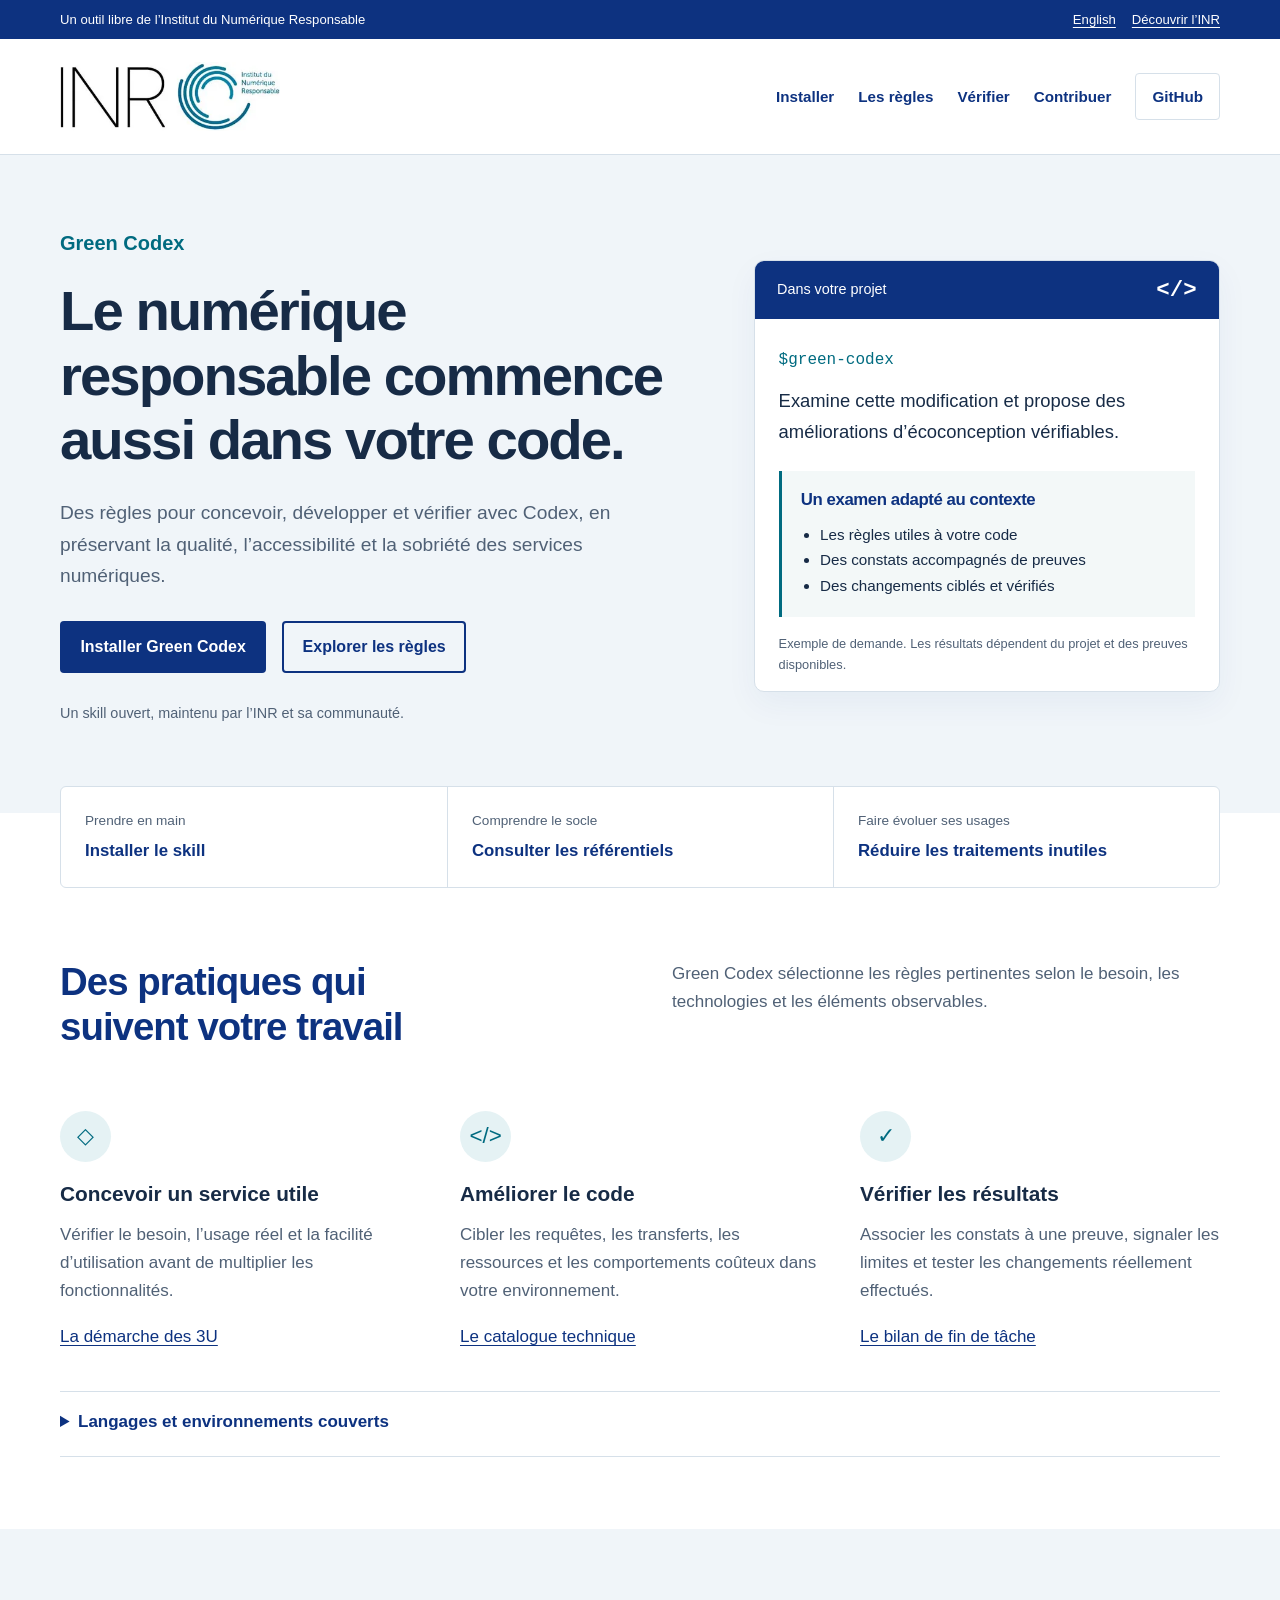
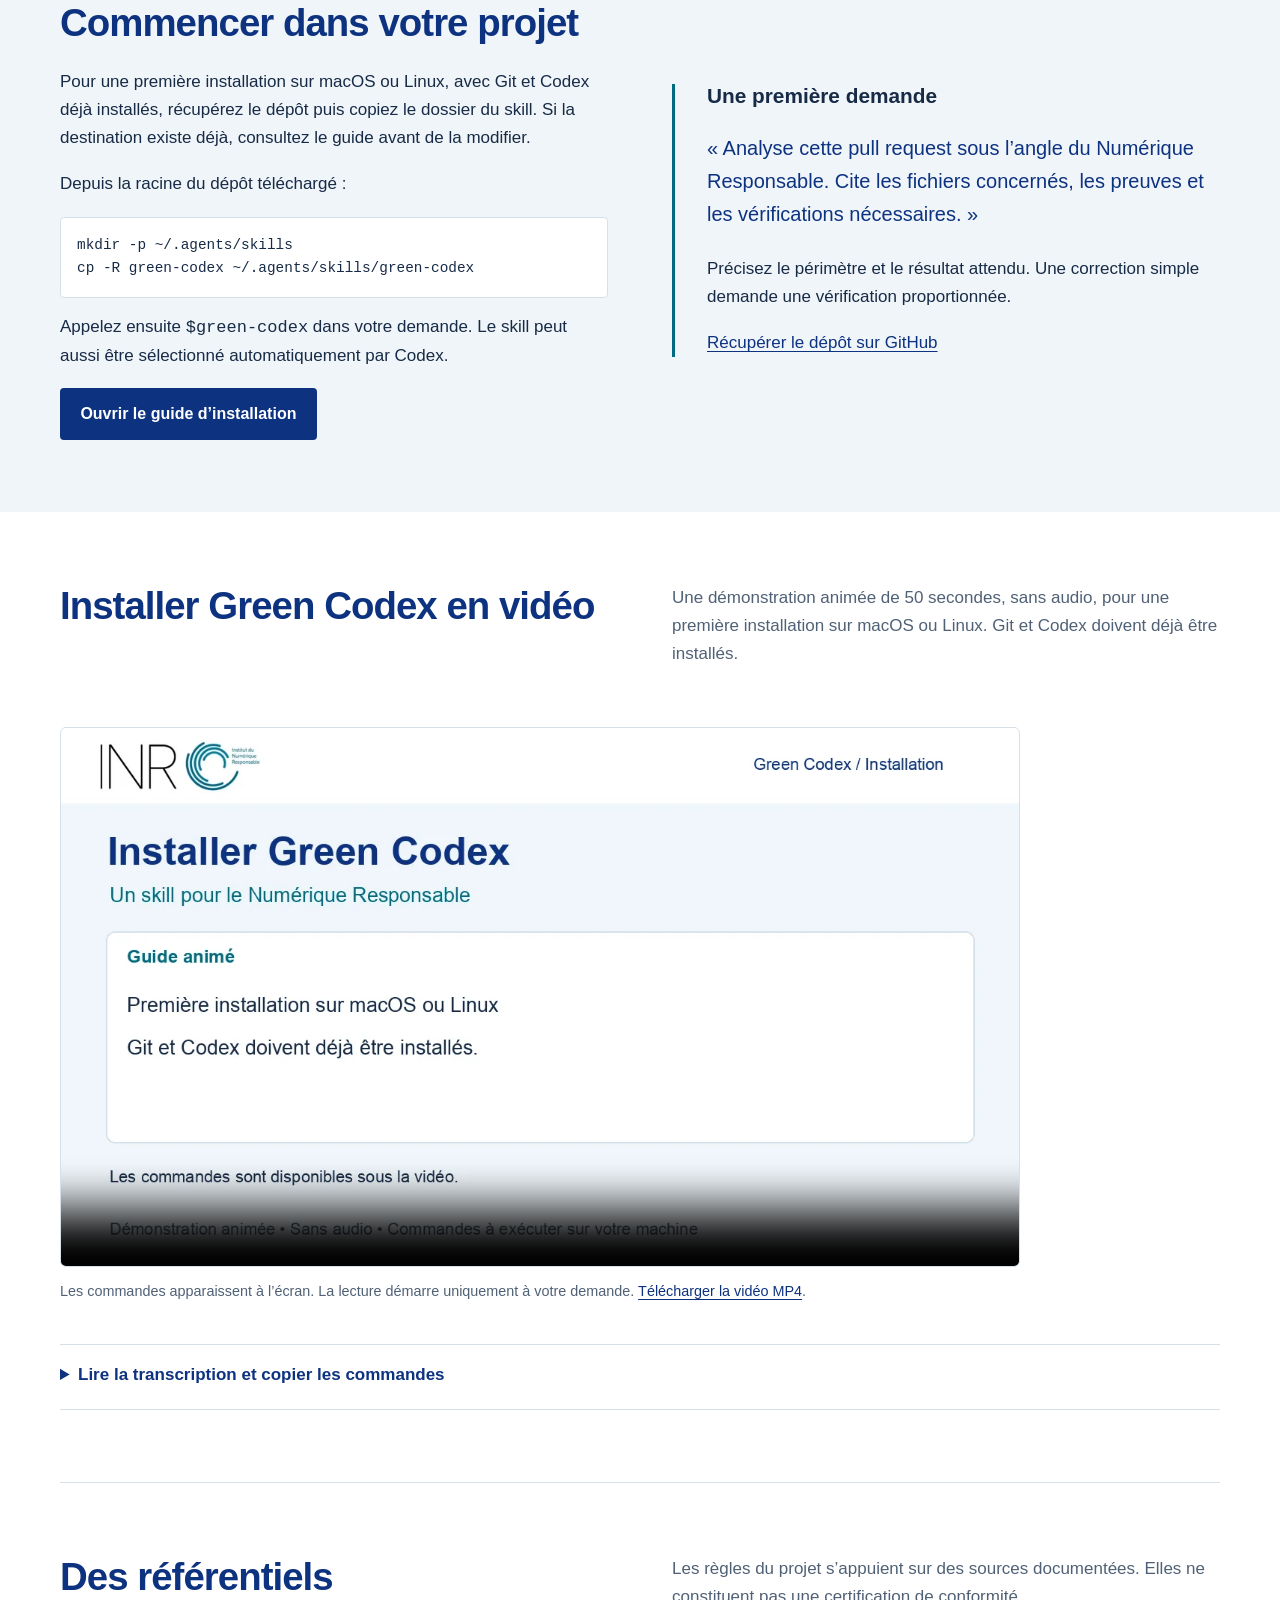
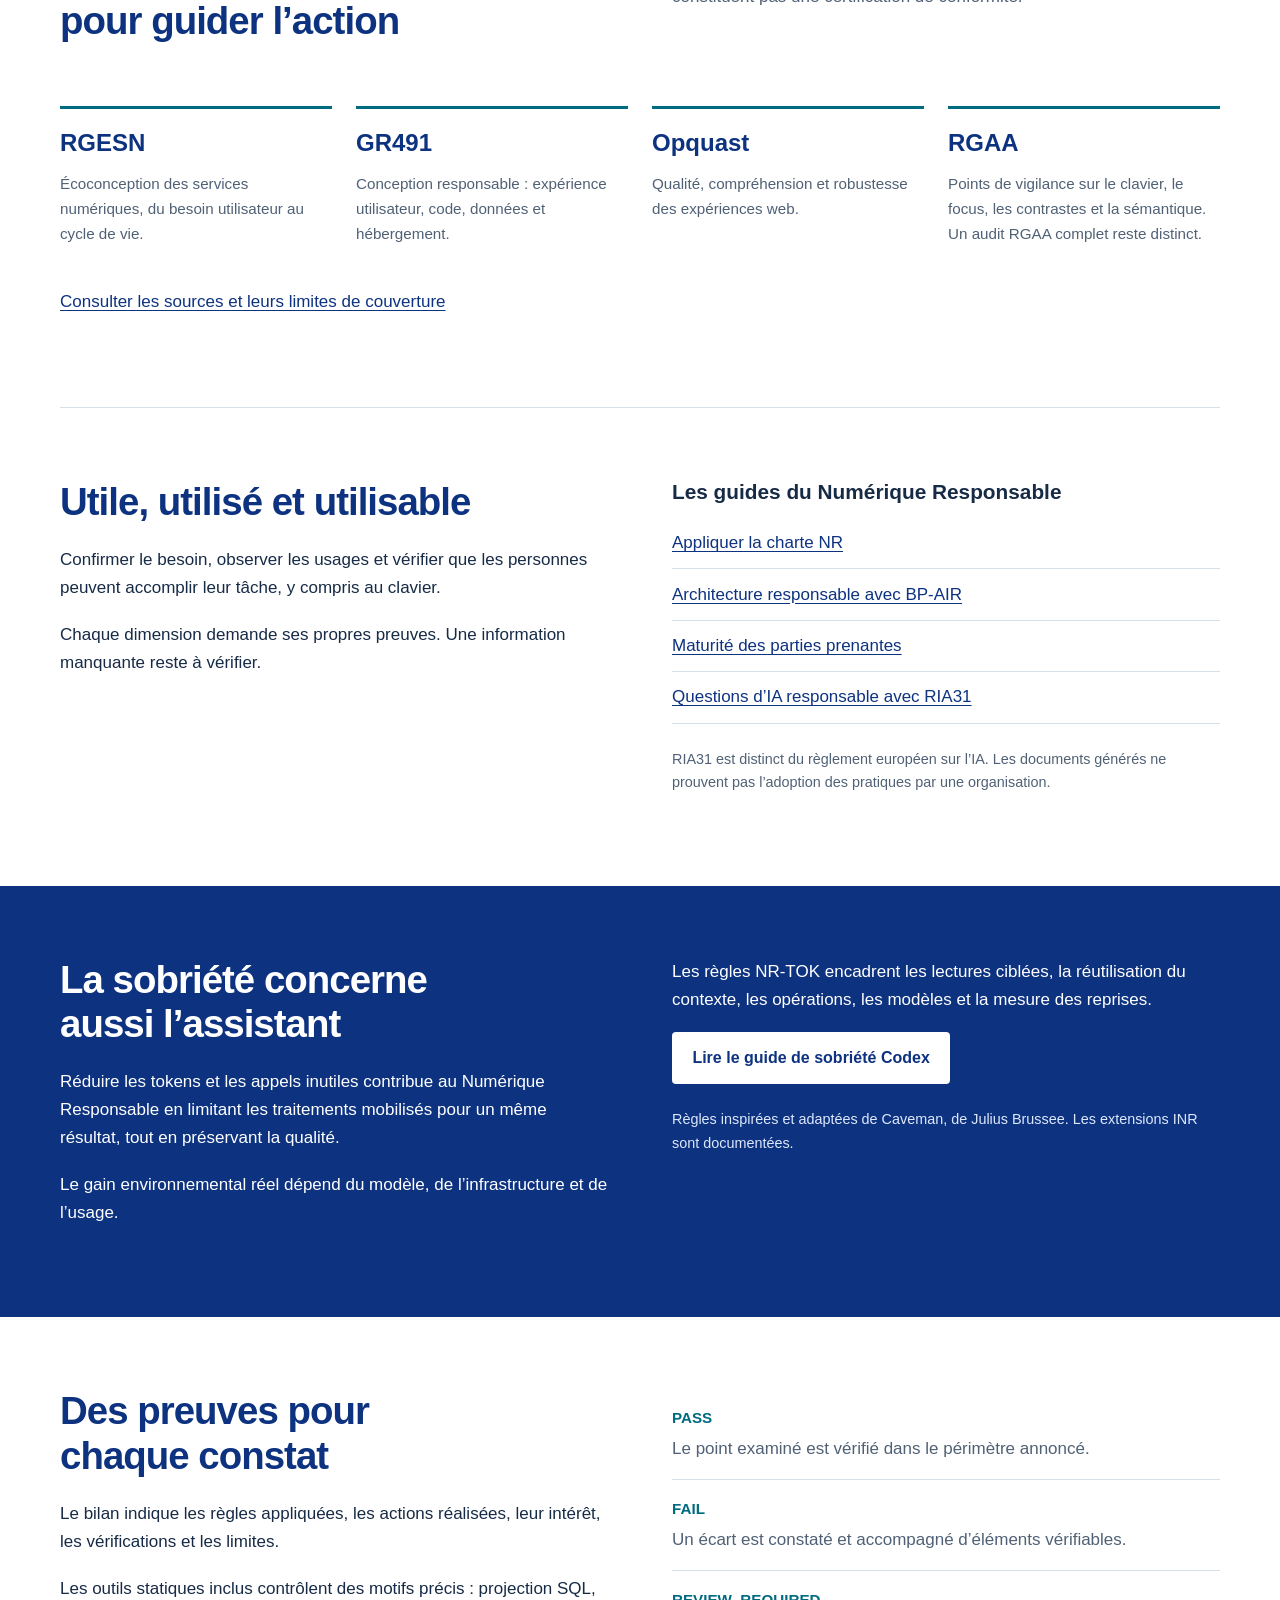
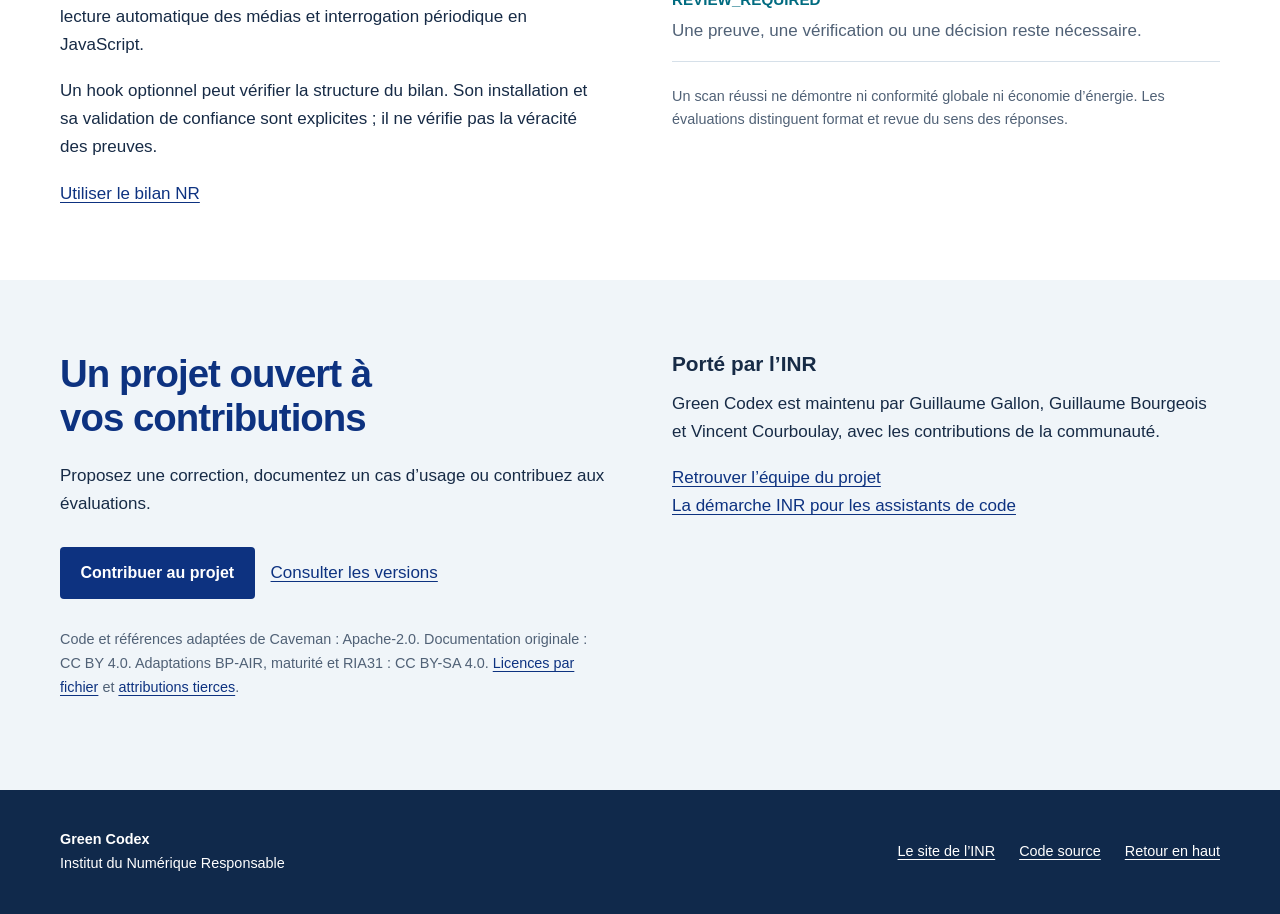
<file: docs/index.html>
<!doctype html>
<html lang="fr">
<head>
  <meta charset="utf-8">
  <meta name="viewport" content="width=device-width, initial-scale=1">
  <title>Green Codex | Développer avec le Numérique Responsable</title>
  <meta name="description" content="Des règles de Numérique Responsable pour concevoir, coder et vérifier avec Codex. Un outil libre de l’Institut du Numérique Responsable.">
  <meta name="keywords" content="Green IT, eco-design, software sustainability, RGESN, GR491, Opquast, RGAA, sustainable development, responsible digital, numerique responsable, accessibility, AI assistant, Codex">
  <meta name="author" content="Institut du Numérique Responsable (INR)">
  <meta name="robots" content="index,follow">
  <link rel="canonical" href="https://institut-du-numerique-responsable.github.io/green-codex/">
  <link rel="alternate" hreflang="fr" href="https://institut-du-numerique-responsable.github.io/green-codex/">
  <link rel="alternate" hreflang="en" href="https://institut-du-numerique-responsable.github.io/green-codex/en/">
  <link rel="alternate" hreflang="x-default" href="https://institut-du-numerique-responsable.github.io/green-codex/">
  <link rel="icon" type="image/svg+xml" href="favicon.svg">
  <link rel="alternate icon" type="image/svg+xml" href="favicon.svg">
  <link rel="manifest" href="manifest.json">
  <meta name="theme-color" content="#0d3280">
  <meta name="application-name" content="Green Codex">
  <meta name="apple-mobile-web-app-capable" content="yes">
  <meta name="apple-mobile-web-app-status-bar-style" content="default">
  <meta name="apple-mobile-web-app-title" content="Green Codex">
  <link rel="apple-touch-icon" href="favicon.svg">
  <meta property="og:title" content="Green Codex | Développer avec le Numérique Responsable">
  <meta property="og:description" content="Écoconception, sobriété des tokens et vérification des pratiques de développement.">
  <meta property="og:type" content="website">
  <meta property="og:url" content="https://institut-du-numerique-responsable.github.io/green-codex/">
  <meta property="og:image" content="https://institut-du-numerique-responsable.github.io/green-codex/images/og-image.svg">
  <meta property="og:image:alt" content="Green Codex : le Numérique Responsable dans votre code">
  <meta property="og:image:width" content="1200">
  <meta property="og:image:height" content="630">
  <meta property="og:image:type" content="image/svg+xml">
  <meta name="twitter:card" content="summary_large_image">
  <meta name="twitter:site" content="@INR_NumResponsable">
  <meta name="twitter:title" content="Green Codex | Institut du Numérique Responsable">
  <meta name="twitter:description" content="Appliquer des règles de Numérique Responsable dans votre travail avec Codex.">
  <script type="application/ld+json">
  {
    "@context": "https://schema.org",
    "@type": "SoftwareApplication",
    "name": "Green Codex",
    "description": "A Codex skill for applying Green IT and responsible digital practices in software development and auditing.",
    "url": "https://institut-du-numerique-responsable.github.io/green-codex/",
    "applicationCategory": "DeveloperTool",
    "operatingSystem": "All",
    "license": "https://github.com/Institut-du-Numerique-Responsable/green-codex/blob/main/LICENSE",
    "keywords": ["Green IT", "eco-design", "RGESN", "GR491", "Opquast", "RGAA", "sustainable software", "responsible AI", "digital sobriety", "green coding"],
    "author": {
      "@type": "Organization",
      "name": "Institut du Numérique Responsable",
      "url": "https://institutnr.org/"
    },
    "sameAs": [
      "https://github.com/Institut-du-Numerique-Responsable/green-codex",
      "https://institutnr.org/"
    ]
  }
  </script>
  <link rel="stylesheet" href="styles.css">
</head>
<body>
<a class="skip-link" href="#content">Aller au contenu</a>
<div class="institution-bar"><div class="wrap"><span>Un outil libre de l’Institut du Numérique Responsable</span><span class="bar-links"><a href="en/" hreflang="en" lang="en">English</a><a href="https://institutnr.org/">Découvrir l’INR</a></span></div></div>
<header class="site-header">
  <div class="wrap header-inner">
    <a class="brand" href="https://institutnr.org/" aria-label="Institut du Numérique Responsable, site officiel"><img src="images/inr-logo.webp" width="360" height="114" alt="Institut du Numérique Responsable"></a>
    <nav aria-label="Navigation principale"><a href="#use">Installer</a><a href="#rules">Les règles</a><a href="#nr-summary">Vérifier</a><a href="#license">Contribuer</a><a class="nav-repo" href="https://github.com/Institut-du-Numerique-Responsable/green-codex">GitHub</a></nav>
  </div>
</header>
<main id="content" tabindex="-1">
  <section class="hero" aria-labelledby="hero-title">
    <div class="wrap hero-grid">
      <div class="hero-copy">
        <p class="project-name">Green Codex</p>
        <h1 id="hero-title">Le numérique responsable commence aussi dans votre code.</h1>
        <p class="lead">Des règles pour concevoir, développer et vérifier avec Codex, en préservant la qualité, l’accessibilité et la sobriété des services numériques.</p>
        <div class="actions"><a class="button primary" href="#use">Installer Green Codex</a><a class="button secondary" href="#rules">Explorer les règles</a></div>
        <p class="hero-note">Un skill ouvert, maintenu par l’INR et sa communauté.</p>
      </div>
      <aside class="example" aria-label="Exemple d’utilisation de Green Codex">
        <div class="example-top"><span>Dans votre projet</span><span class="code-mark" aria-hidden="true">&lt;/&gt;</span></div>
        <p class="prompt"><code>$green-codex</code><br>Examine cette modification et propose des améliorations d’écoconception vérifiables.</p>
        <div class="example-result"><h2>Un examen adapté au contexte</h2><ul><li>Les règles utiles à votre code</li><li>Des constats accompagnés de preuves</li><li>Des changements ciblés et vérifiés</li></ul></div>
        <p class="example-caption">Exemple de demande. Les résultats dépendent du projet et des preuves disponibles.</p>
      </aside>
    </div>
  </section>
  <nav class="journeys wrap" aria-label="Accès rapides">
    <a href="#use"><span>Prendre en main</span><strong>Installer le skill</strong></a>
    <a href="#coverage"><span>Comprendre le socle</span><strong>Consulter les référentiels</strong></a>
    <a href="#tokens"><span>Faire évoluer ses usages</span><strong>Réduire les traitements inutiles</strong></a>
  </nav>
  <section class="section wrap" aria-labelledby="rules">
    <div class="section-heading"><h2 id="rules">Des pratiques qui suivent votre travail</h2><p>Green Codex sélectionne les règles pertinentes selon le besoin, les technologies et les éléments observables.</p></div>
    <div class="practice-grid">
      <article><span class="practice-icon" aria-hidden="true">◇</span><h3>Concevoir un service utile</h3><p>Vérifier le besoin, l’usage réel et la facilité d’utilisation avant de multiplier les fonctionnalités.</p><a href="#three-u">La démarche des 3U</a></article>
      <article><span class="practice-icon" aria-hidden="true">&lt;/&gt;</span><h3>Améliorer le code</h3><p>Cibler les requêtes, les transferts, les ressources et les comportements coûteux dans votre environnement.</p><a href="https://github.com/Institut-du-Numerique-Responsable/green-codex/blob/main/green-codex/references/rules.md">Le catalogue technique</a></article>
      <article><span class="practice-icon" aria-hidden="true">✓</span><h3>Vérifier les résultats</h3><p>Associer les constats à une preuve, signaler les limites et tester les changements réellement effectués.</p><a href="#nr-summary">Le bilan de fin de tâche</a></article>
    </div>
    <details class="stack"><summary>Langages et environnements couverts</summary><p>Java, Rust, C, C++, C#, Swift, Go, Python, JavaScript, TypeScript, PHP, Ruby, Scala, Kotlin, Julia, Nim, Zig, Shell, SQL, PL/SQL, HTML, CSS, React, Vue, Angular, Svelte, Preact, Astro et Solid. La détection d’une technologie ne rend pas toutes ses règles applicables.</p></details>
  </section>
  <section class="tinted section" aria-labelledby="use"><div class="wrap install-grid">
    <div><h2 id="use">Commencer dans votre projet</h2><p>Pour une première installation sur macOS ou Linux, avec Git et Codex déjà installés, récupérez le dépôt puis copiez le dossier du skill. Si la destination existe déjà, consultez le guide avant de la modifier.</p><p>Depuis la racine du dépôt téléchargé :</p><pre><code>mkdir -p ~/.agents/skills
cp -R green-codex ~/.agents/skills/green-codex</code></pre><p>Appelez ensuite <code>$green-codex</code> dans votre demande. Le skill peut aussi être sélectionné automatiquement par Codex.</p><a class="button primary" href="https://github.com/Institut-du-Numerique-Responsable/green-codex/blob/main/README.fr.md#installation">Ouvrir le guide d’installation</a></div>
    <aside class="getting-started"><h3>Une première demande</h3><blockquote>« Analyse cette pull request sous l’angle du Numérique Responsable. Cite les fichiers concernés, les preuves et les vérifications nécessaires. »</blockquote><p>Précisez le périmètre et le résultat attendu. Une correction simple demande une vérification proportionnée.</p><a href="https://github.com/Institut-du-Numerique-Responsable/green-codex">Récupérer le dépôt sur GitHub</a></aside>
  </div></section>
  <section class="section wrap install-video" aria-labelledby="installation-video">
    <div class="section-heading"><h2 id="installation-video">Installer Green Codex en vidéo</h2><p>Une démonstration animée de 50 secondes, sans audio, pour une première installation sur macOS ou Linux. Git et Codex doivent déjà être installés.</p></div>
    <figure>
      <video controls preload="none" playsinline width="1280" height="720" poster="media/installation-poster.webp" aria-label="Installer Green Codex, démonstration animée sans audio" aria-describedby="video-caption">
        <source src="media/installation-greencodex.mp4" type="video/mp4">
        Votre navigateur ne peut pas lire cette vidéo. Les instructions sont disponibles dans la transcription ci-dessous.
      </video>
      <figcaption id="video-caption">Les commandes apparaissent à l’écran. La lecture démarre uniquement à votre demande. <a href="media/installation-greencodex.mp4" download>Télécharger la vidéo MP4</a>.</figcaption>
    </figure>
    <details class="stack"><summary>Lire la transcription et copier les commandes</summary>
      <p>Cette animation illustre les commandes à exécuter. Elle ne présente pas une session enregistrée ni une installation effectuée sur votre machine.</p>
      <h3>Récupérer le projet</h3>
      <p>Dans un terminal, depuis un dossier où vous souhaitez télécharger le dépôt :</p>
      <pre><code>git clone https://github.com/Institut-du-Numerique-Responsable/green-codex.git
cd green-codex</code></pre>
      <h3>Copier le skill</h3>
      <p>Depuis la racine du dépôt, pour une première installation. Si <code>~/.agents/skills/green-codex</code> existe déjà, examinez et sauvegardez vos modifications locales avant une mise à jour.</p>
      <pre><code>mkdir -p ~/.agents/skills
cp -R green-codex ~/.agents/skills/green-codex</code></pre>
      <h3>Vérifier la copie</h3>
      <pre><code>ls ~/.agents/skills/green-codex/SKILL.md</code></pre>
      <p>Le chemin du fichier doit s’afficher sans erreur. Cela confirme la présence du fichier ; la disponibilité du skill se vérifie ensuite dans Codex.</p>
      <h3>Utiliser Green Codex</h3>
      <p>Ouvrez votre projet dans Codex CLI ou l’extension IDE et saisissez cette demande dans Codex, sans l’exécuter dans le terminal :</p>
      <pre><code>$green-codex
Examine ce projet et propose des améliorations d’écoconception vérifiables.</code></pre>
      <p>Si le skill n’apparaît pas, redémarrez Codex. <a href="https://learn.chatgpt.com/docs/build-skills">Consulter la documentation officielle des skills Codex</a>.</p>
    </details>
  </section>
  <section class="section wrap" aria-labelledby="coverage">
    <div class="section-heading"><h2 id="coverage">Des référentiels pour guider l’action</h2><p>Les règles du projet s’appuient sur des sources documentées. Elles ne constituent pas une certification de conformité.</p></div>
    <div class="framework-grid">
      <article><h3>RGESN</h3><p>Écoconception des services numériques, du besoin utilisateur au cycle de vie.</p></article>
      <article><h3>GR491</h3><p>Conception responsable : expérience utilisateur, code, données et hébergement.</p></article>
      <article><h3>Opquast</h3><p>Qualité, compréhension et robustesse des expériences web.</p></article>
      <article><h3>RGAA</h3><p>Points de vigilance sur le clavier, le focus, les contrastes et la sémantique. Un audit RGAA complet reste distinct.</p></article>
    </div>
    <p><a href="https://github.com/Institut-du-Numerique-Responsable/green-codex/blob/main/green-codex/references/sources.md">Consulter les sources et leurs limites de couverture</a></p>
  </section>
  <section class="section wrap split" aria-labelledby="three-u">
    <div><h2 id="three-u">Utile, utilisé et utilisable</h2><p>Confirmer le besoin, observer les usages et vérifier que les personnes peuvent accomplir leur tâche, y compris au clavier.</p><p>Chaque dimension demande ses propres preuves. Une information manquante reste à vérifier.</p></div>
    <div id="nr-guides"><h3>Les guides du Numérique Responsable</h3><ul class="resource-list"><li><a href="https://github.com/Institut-du-Numerique-Responsable/green-codex/blob/main/green-codex/references/nr-charter.md">Appliquer la charte NR</a></li><li><a href="https://github.com/Institut-du-Numerique-Responsable/green-codex/blob/main/green-codex/references/air-practices.md">Architecture responsable avec BP-AIR</a></li><li><a href="https://github.com/Institut-du-Numerique-Responsable/green-codex/blob/main/green-codex/references/stakeholder-maturity.md">Maturité des parties prenantes</a></li><li><a href="https://github.com/Institut-du-Numerique-Responsable/green-codex/blob/main/green-codex/references/ria31.md">Questions d’IA responsable avec RIA31</a></li></ul><p class="small">RIA31 est distinct du règlement européen sur l’IA. Les documents générés ne prouvent pas l’adoption des pratiques par une organisation.</p></div>
  </section>
  <section class="token-section section" aria-labelledby="tokens"><div class="wrap split">
    <div><h2 id="tokens">La sobriété concerne aussi l’assistant</h2><p>Réduire les tokens et les appels inutiles contribue au Numérique Responsable en limitant les traitements mobilisés pour un même résultat, tout en préservant la qualité.</p><p>Le gain environnemental réel dépend du modèle, de l’infrastructure et de l’usage.</p></div>
    <div><p>Les règles NR-TOK encadrent les lectures ciblées, la réutilisation du contexte, les opérations, les modèles et la mesure des reprises.</p><a class="button light" href="https://github.com/Institut-du-Numerique-Responsable/green-codex/blob/main/green-codex/references/codex-token-sobriety.md">Lire le guide de sobriété Codex</a><p class="small">Règles inspirées et adaptées de Caveman, de Julius Brussee. Les extensions INR sont documentées.</p></div>
  </div></section>
  <section class="section wrap split" aria-labelledby="nr-summary">
    <div><h2 id="nr-summary">Des preuves pour chaque constat</h2><p>Le bilan indique les règles appliquées, les actions réalisées, leur intérêt, les vérifications et les limites.</p><p>Les outils statiques inclus contrôlent des motifs précis : projection SQL, lecture automatique des médias et interrogation périodique en JavaScript.</p><p>Un hook optionnel peut vérifier la structure du bilan. Son installation et sa validation de confiance sont explicites ; il ne vérifie pas la véracité des preuves.</p><a href="https://github.com/Institut-du-Numerique-Responsable/green-codex/blob/main/green-codex/references/closing-summary.md">Utiliser le bilan NR</a></div>
    <div class="evidence"><dl><div><dt>PASS</dt><dd>Le point examiné est vérifié dans le périmètre annoncé.</dd></div><div><dt>FAIL</dt><dd>Un écart est constaté et accompagné d’éléments vérifiables.</dd></div><div><dt>REVIEW_REQUIRED</dt><dd>Une preuve, une vérification ou une décision reste nécessaire.</dd></div></dl><p class="small">Un scan réussi ne démontre ni conformité globale ni économie d’énergie. Les évaluations distinguent format et revue du sens des réponses.</p></div>
  </section>
  <section class="tinted section" aria-labelledby="license"><div class="wrap split">
    <div><h2 id="license">Un projet ouvert à vos contributions</h2><p>Proposez une correction, documentez un cas d’usage ou contribuez aux évaluations.</p><div class="actions"><a class="button primary" href="https://github.com/Institut-du-Numerique-Responsable/green-codex/blob/main/CONTRIBUTING.md">Contribuer au projet</a><a href="https://github.com/Institut-du-Numerique-Responsable/green-codex/releases">Consulter les versions</a></div><p class="small">Code et références adaptées de Caveman : Apache-2.0. Documentation originale : CC BY 4.0. Adaptations BP-AIR, maturité et RIA31 : CC BY-SA 4.0. <a href="https://github.com/Institut-du-Numerique-Responsable/green-codex/blob/main/LICENSE">Licences par fichier</a> et <a href="https://github.com/Institut-du-Numerique-Responsable/green-codex/blob/main/green-codex/references/third-party-attributions.md">attributions tierces</a>.</p></div>
    <div><h3 id="team">Porté par l’INR</h3><p>Green Codex est maintenu par Guillaume Gallon, Guillaume Bourgeois et Vincent Courboulay, avec les contributions de la communauté.</p><a href="https://github.com/Institut-du-Numerique-Responsable/green-codex/blob/main/MAINTAINERS.md">Retrouver l’équipe du projet</a><p><a href="https://institutnr.org/ecoconcevoir-avec-un-assistant-de-code">La démarche INR pour les assistants de code</a></p></div>
  </div></section>
</main>
<footer class="site-footer"><div class="wrap"><p><strong>Green Codex</strong><br>Institut du Numérique Responsable</p><nav aria-label="Liens de pied de page"><a href="https://institutnr.org/">Le site de l’INR</a><a href="https://github.com/Institut-du-Numerique-Responsable/green-codex">Code source</a><a href="#hero-title">Retour en haut</a></nav></div></footer>
</body>
</html>
</file>
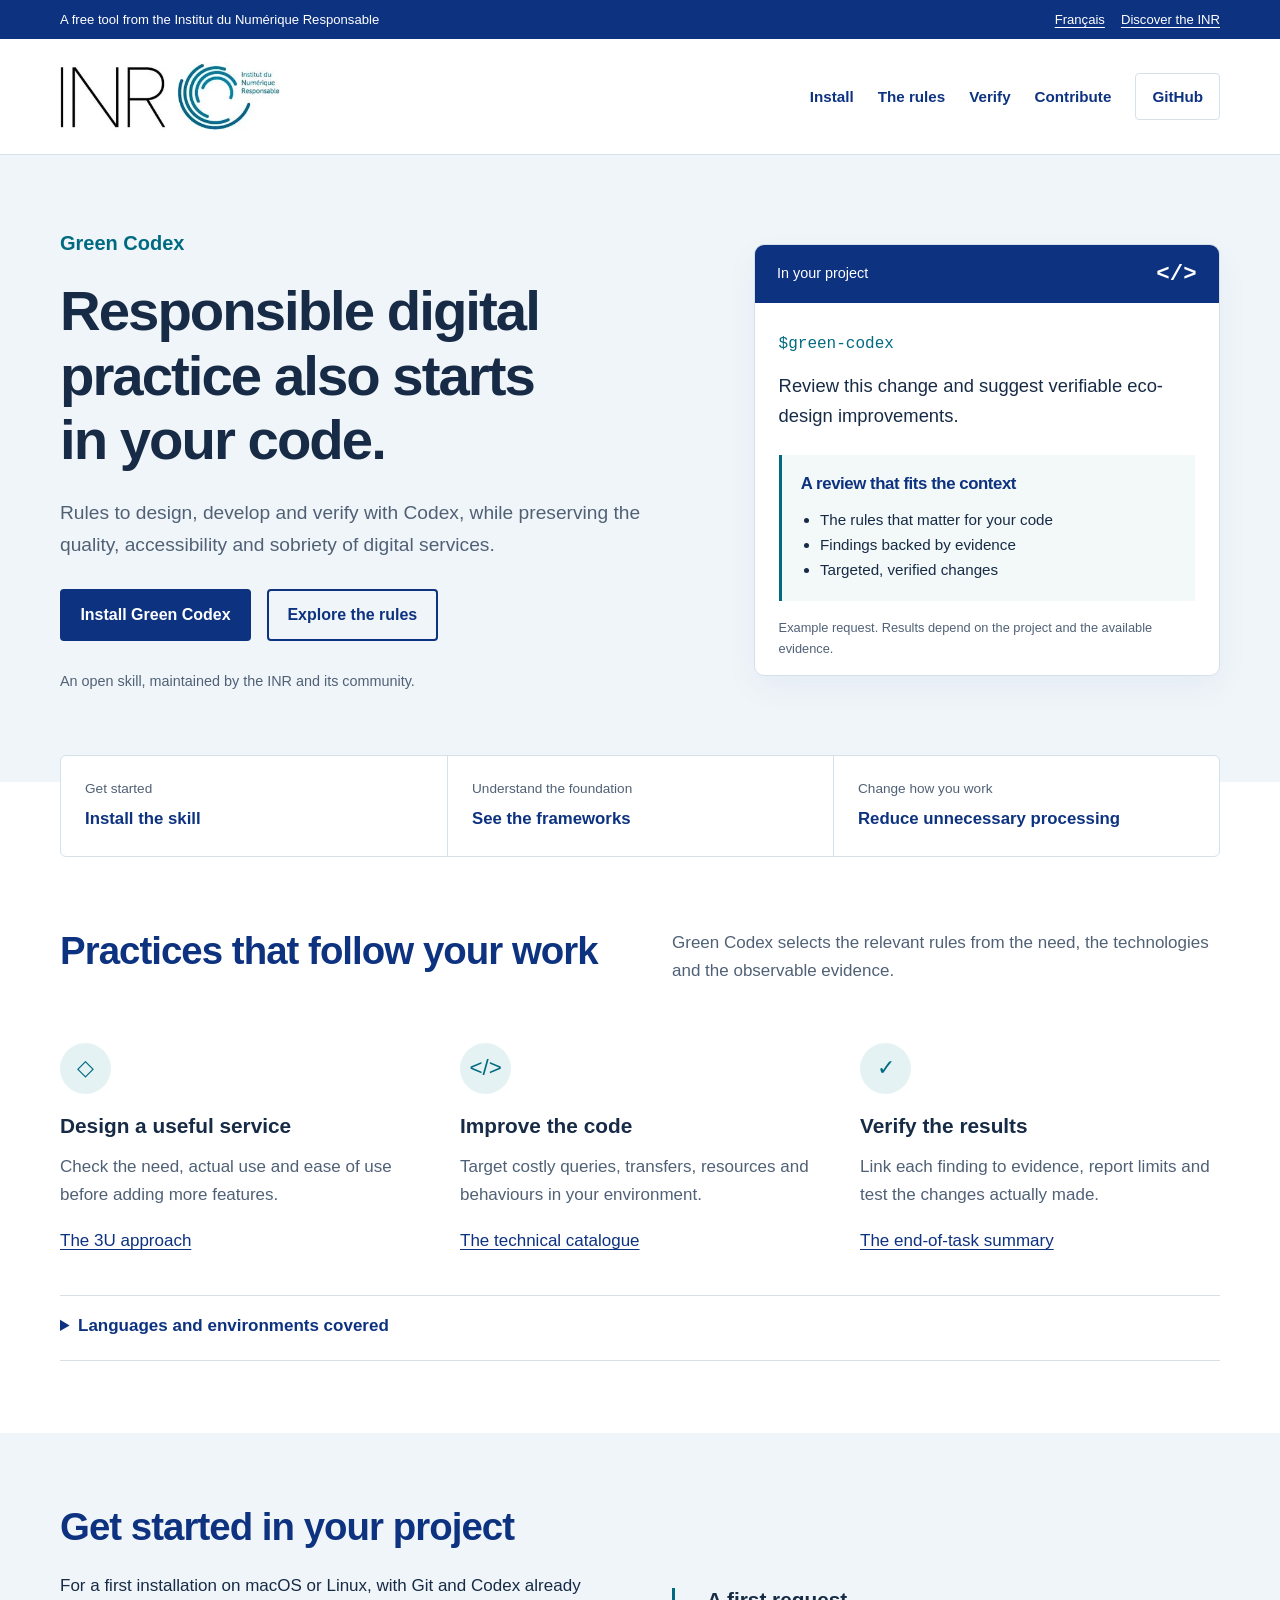
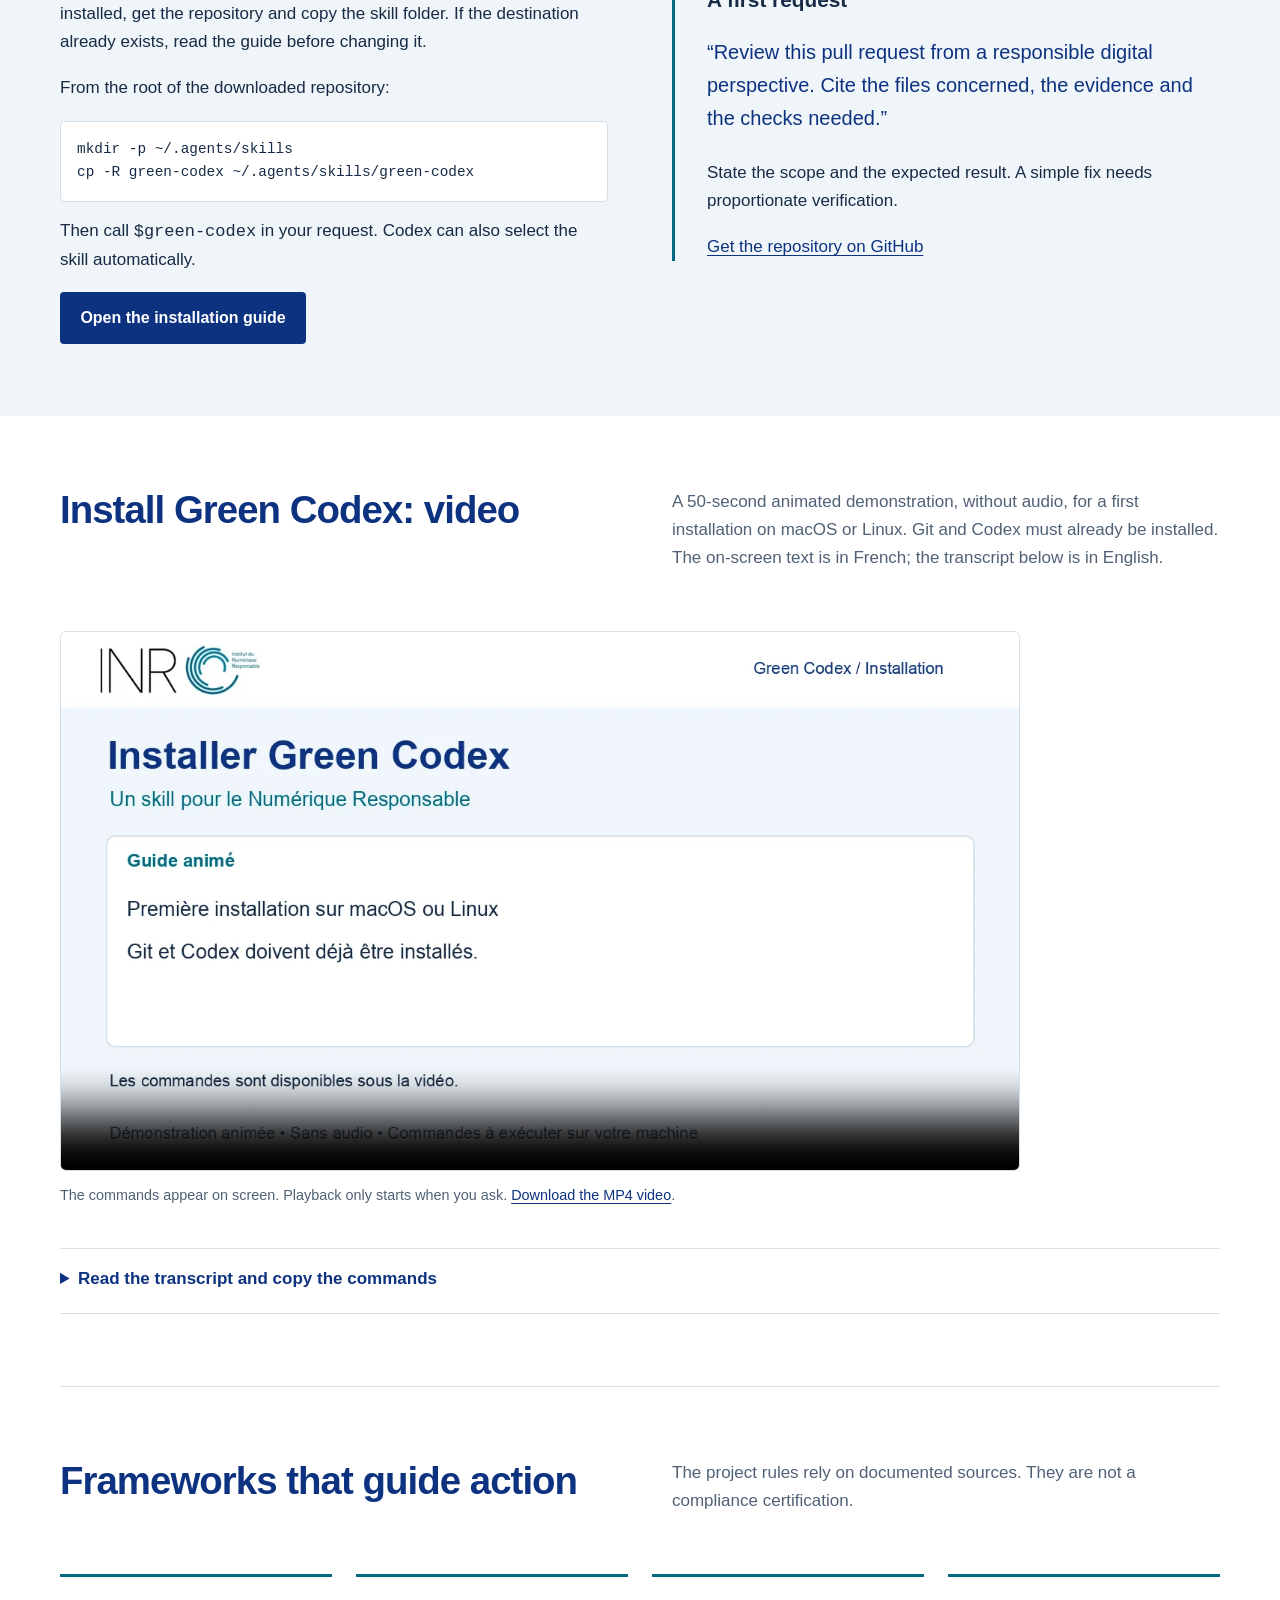
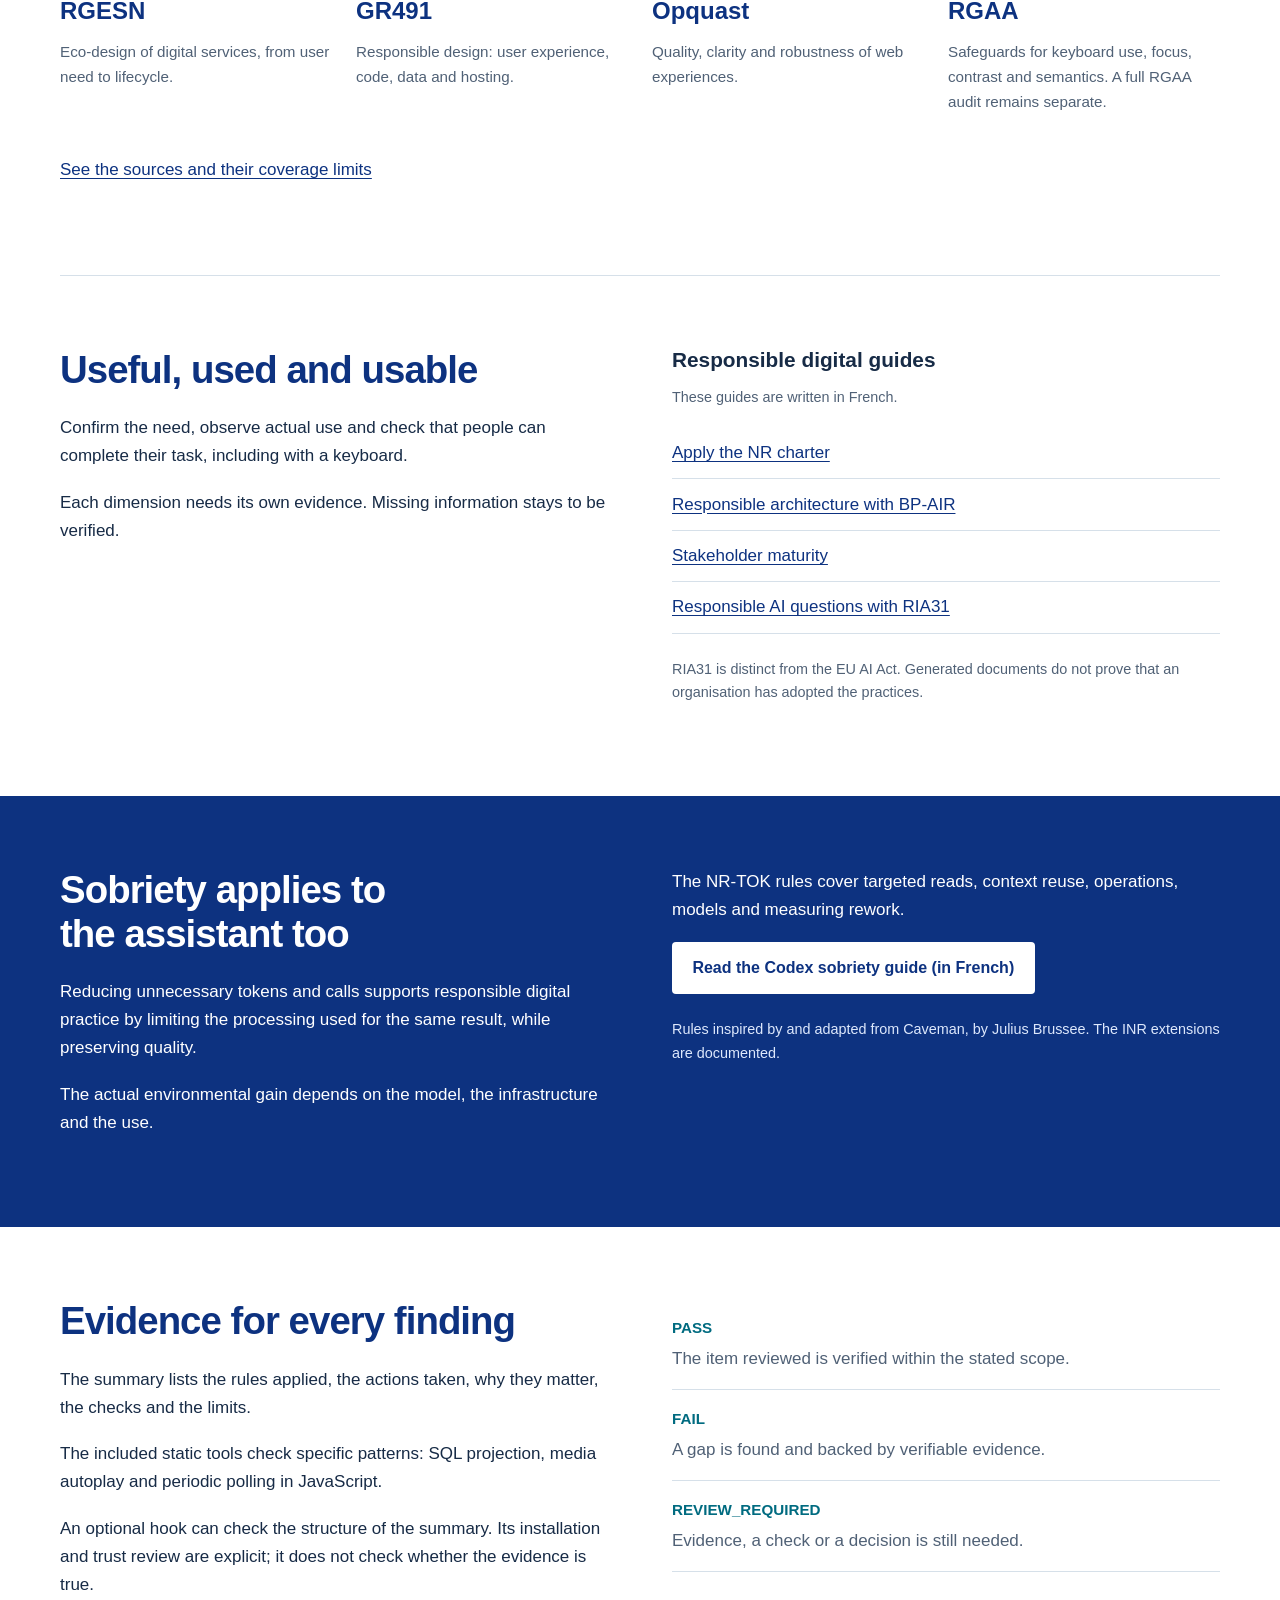
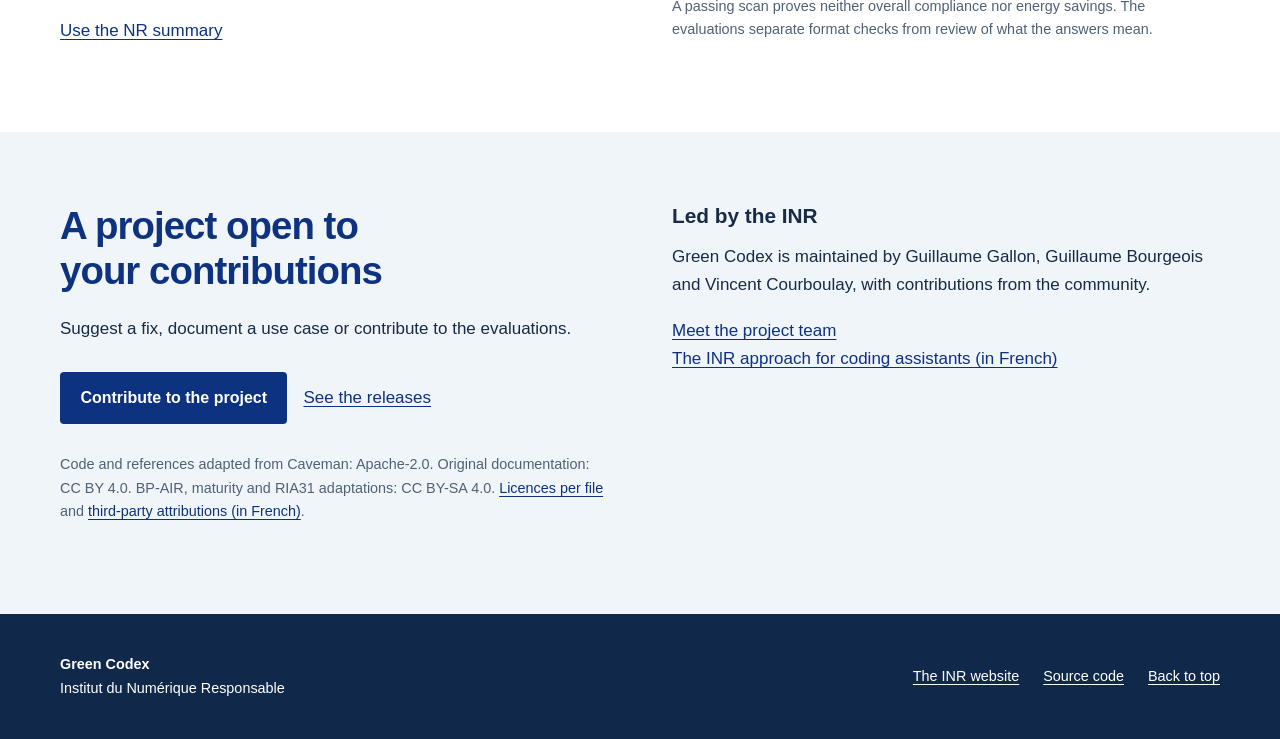
<file: docs/en/index.html>
<!doctype html>
<html lang="en">
<head>
  <meta charset="utf-8">
  <meta name="viewport" content="width=device-width, initial-scale=1">
  <title>Green Codex | Develop with Responsible Digital Practices</title>
  <meta name="description" content="Responsible digital rules to design, code and verify with Codex. A free tool from the Institut du Numérique Responsable.">
  <meta name="keywords" content="Green IT, eco-design, software sustainability, RGESN, GR491, Opquast, RGAA, sustainable development, responsible digital, numerique responsable, accessibility, AI assistant, Codex">
  <meta name="author" content="Institut du Numérique Responsable (INR)">
  <meta name="robots" content="index,follow">
  <link rel="canonical" href="https://institut-du-numerique-responsable.github.io/green-codex/en/">
  <link rel="alternate" hreflang="fr" href="https://institut-du-numerique-responsable.github.io/green-codex/">
  <link rel="alternate" hreflang="en" href="https://institut-du-numerique-responsable.github.io/green-codex/en/">
  <link rel="alternate" hreflang="x-default" href="https://institut-du-numerique-responsable.github.io/green-codex/">
  <link rel="icon" type="image/svg+xml" href="../favicon.svg">
  <link rel="alternate icon" type="image/svg+xml" href="../favicon.svg">
  <link rel="manifest" href="../manifest.json">
  <meta name="theme-color" content="#0d3280">
  <meta name="application-name" content="Green Codex">
  <meta name="apple-mobile-web-app-capable" content="yes">
  <meta name="apple-mobile-web-app-status-bar-style" content="default">
  <meta name="apple-mobile-web-app-title" content="Green Codex">
  <link rel="apple-touch-icon" href="../favicon.svg">
  <meta property="og:title" content="Green Codex | Develop with Responsible Digital Practices">
  <meta property="og:description" content="Eco-design, token sobriety and verification of development practices.">
  <meta property="og:type" content="website">
  <meta property="og:locale" content="en_GB">
  <meta property="og:locale:alternate" content="fr_FR">
  <meta property="og:url" content="https://institut-du-numerique-responsable.github.io/green-codex/en/">
  <meta property="og:image" content="https://institut-du-numerique-responsable.github.io/green-codex/images/og-image.svg">
  <meta property="og:image:alt" content="Green Codex: responsible digital practices in your code">
  <meta property="og:image:width" content="1200">
  <meta property="og:image:height" content="630">
  <meta property="og:image:type" content="image/svg+xml">
  <meta name="twitter:card" content="summary_large_image">
  <meta name="twitter:site" content="@INR_NumResponsable">
  <meta name="twitter:title" content="Green Codex | Institut du Numérique Responsable">
  <meta name="twitter:description" content="Apply responsible digital rules in your work with Codex.">
  <script type="application/ld+json">
  {
    "@context": "https://schema.org",
    "@type": "SoftwareApplication",
    "name": "Green Codex",
    "description": "A Codex skill for applying Green IT and responsible digital practices in software development and auditing.",
    "url": "https://institut-du-numerique-responsable.github.io/green-codex/en/",
    "inLanguage": "en",
    "applicationCategory": "DeveloperTool",
    "operatingSystem": "All",
    "license": "https://github.com/Institut-du-Numerique-Responsable/green-codex/blob/main/LICENSE",
    "keywords": ["Green IT", "eco-design", "RGESN", "GR491", "Opquast", "RGAA", "sustainable software", "responsible AI", "digital sobriety", "green coding"],
    "author": {
      "@type": "Organization",
      "name": "Institut du Numérique Responsable",
      "url": "https://institutnr.org/"
    },
    "sameAs": [
      "https://github.com/Institut-du-Numerique-Responsable/green-codex",
      "https://institutnr.org/"
    ]
  }
  </script>
  <link rel="stylesheet" href="../styles.css">
</head>
<body>
<a class="skip-link" href="#content">Skip to content</a>
<div class="institution-bar"><div class="wrap"><span>A free tool from the Institut du Numérique Responsable</span><span class="bar-links"><a href="../" hreflang="fr" lang="fr">Français</a><a href="https://institutnr.org/">Discover the INR</a></span></div></div>
<header class="site-header">
  <div class="wrap header-inner">
    <a class="brand" href="https://institutnr.org/" aria-label="Institut du Numérique Responsable, official website"><img src="../images/inr-logo.webp" width="360" height="114" alt="Institut du Numérique Responsable"></a>
    <nav aria-label="Main navigation"><a href="#use">Install</a><a href="#rules">The rules</a><a href="#nr-summary">Verify</a><a href="#license">Contribute</a><a class="nav-repo" href="https://github.com/Institut-du-Numerique-Responsable/green-codex">GitHub</a></nav>
  </div>
</header>
<main id="content" tabindex="-1">
  <section class="hero" aria-labelledby="hero-title">
    <div class="wrap hero-grid">
      <div class="hero-copy">
        <p class="project-name">Green Codex</p>
        <h1 id="hero-title">Responsible digital practice also starts in your code.</h1>
        <p class="lead">Rules to design, develop and verify with Codex, while preserving the quality, accessibility and sobriety of digital services.</p>
        <div class="actions"><a class="button primary" href="#use">Install Green Codex</a><a class="button secondary" href="#rules">Explore the rules</a></div>
        <p class="hero-note">An open skill, maintained by the INR and its community.</p>
      </div>
      <aside class="example" aria-label="Example of Green Codex use">
        <div class="example-top"><span>In your project</span><span class="code-mark" aria-hidden="true">&lt;/&gt;</span></div>
        <p class="prompt"><code>$green-codex</code><br>Review this change and suggest verifiable eco-design improvements.</p>
        <div class="example-result"><h2>A review that fits the context</h2><ul><li>The rules that matter for your code</li><li>Findings backed by evidence</li><li>Targeted, verified changes</li></ul></div>
        <p class="example-caption">Example request. Results depend on the project and the available evidence.</p>
      </aside>
    </div>
  </section>
  <nav class="journeys wrap" aria-label="Quick links">
    <a href="#use"><span>Get started</span><strong>Install the skill</strong></a>
    <a href="#coverage"><span>Understand the foundation</span><strong>See the frameworks</strong></a>
    <a href="#tokens"><span>Change how you work</span><strong>Reduce unnecessary processing</strong></a>
  </nav>
  <section class="section wrap" aria-labelledby="rules">
    <div class="section-heading"><h2 id="rules">Practices that follow your work</h2><p>Green Codex selects the relevant rules from the need, the technologies and the observable evidence.</p></div>
    <div class="practice-grid">
      <article><span class="practice-icon" aria-hidden="true">◇</span><h3>Design a useful service</h3><p>Check the need, actual use and ease of use before adding more features.</p><a href="#three-u">The 3U approach</a></article>
      <article><span class="practice-icon" aria-hidden="true">&lt;/&gt;</span><h3>Improve the code</h3><p>Target costly queries, transfers, resources and behaviours in your environment.</p><a href="https://github.com/Institut-du-Numerique-Responsable/green-codex/blob/main/green-codex/references/rules.md">The technical catalogue</a></article>
      <article><span class="practice-icon" aria-hidden="true">✓</span><h3>Verify the results</h3><p>Link each finding to evidence, report limits and test the changes actually made.</p><a href="#nr-summary">The end-of-task summary</a></article>
    </div>
    <details class="stack"><summary>Languages and environments covered</summary><p>Java, Rust, C, C++, C#, Swift, Go, Python, JavaScript, TypeScript, PHP, Ruby, Scala, Kotlin, Julia, Nim, Zig, Shell, SQL, PL/SQL, HTML, CSS, React, Vue, Angular, Svelte, Preact, Astro and Solid. Detecting a technology does not make all of its rules applicable.</p></details>
  </section>
  <section class="tinted section" aria-labelledby="use"><div class="wrap install-grid">
    <div><h2 id="use">Get started in your project</h2><p>For a first installation on macOS or Linux, with Git and Codex already installed, get the repository and copy the skill folder. If the destination already exists, read the guide before changing it.</p><p>From the root of the downloaded repository:</p><pre><code>mkdir -p ~/.agents/skills
cp -R green-codex ~/.agents/skills/green-codex</code></pre><p>Then call <code>$green-codex</code> in your request. Codex can also select the skill automatically.</p><a class="button primary" href="https://github.com/Institut-du-Numerique-Responsable/green-codex#installation">Open the installation guide</a></div>
    <aside class="getting-started"><h3>A first request</h3><blockquote>“Review this pull request from a responsible digital perspective. Cite the files concerned, the evidence and the checks needed.”</blockquote><p>State the scope and the expected result. A simple fix needs proportionate verification.</p><a href="https://github.com/Institut-du-Numerique-Responsable/green-codex">Get the repository on GitHub</a></aside>
  </div></section>
  <section class="section wrap install-video" aria-labelledby="installation-video">
    <div class="section-heading"><h2 id="installation-video">Install Green Codex: video</h2><p>A 50-second animated demonstration, without audio, for a first installation on macOS or Linux. Git and Codex must already be installed. The on-screen text is in French; the transcript below is in English.</p></div>
    <figure>
      <video controls preload="none" playsinline width="1280" height="720" poster="../media/installation-poster.webp" aria-label="Install Green Codex, animated demonstration without audio" aria-describedby="video-caption">
        <source src="../media/installation-greencodex.mp4" type="video/mp4">
        Your browser cannot play this video. The instructions are in the transcript below.
      </video>
      <figcaption id="video-caption">The commands appear on screen. Playback only starts when you ask. <a href="../media/installation-greencodex.mp4" download>Download the MP4 video</a>.</figcaption>
    </figure>
    <details class="stack"><summary>Read the transcript and copy the commands</summary>
      <p>This animation illustrates the commands to run. It is not a recorded session or an installation carried out on your machine.</p>
      <h3>Get the project</h3>
      <p>In a terminal, from a folder where you want to download the repository:</p>
      <pre><code>git clone https://github.com/Institut-du-Numerique-Responsable/green-codex.git
cd green-codex</code></pre>
      <h3>Copy the skill</h3>
      <p>From the repository root, for a first installation. If <code>~/.agents/skills/green-codex</code> already exists, review and back up your local changes before updating.</p>
      <pre><code>mkdir -p ~/.agents/skills
cp -R green-codex ~/.agents/skills/green-codex</code></pre>
      <h3>Check the copy</h3>
      <pre><code>ls ~/.agents/skills/green-codex/SKILL.md</code></pre>
      <p>The file path should print without an error. This confirms the file is present; check that the skill is available in Codex afterwards.</p>
      <h3>Use Green Codex</h3>
      <p>Open your project in Codex CLI or the IDE extension and type this request in Codex, not in the terminal:</p>
      <pre><code>$green-codex
Review this project and suggest verifiable eco-design improvements.</code></pre>
      <p>If the skill does not appear, restart Codex. <a href="https://learn.chatgpt.com/docs/build-skills">Read the official Codex skills documentation</a>.</p>
    </details>
  </section>
  <section class="section wrap" aria-labelledby="coverage">
    <div class="section-heading"><h2 id="coverage">Frameworks that guide action</h2><p>The project rules rely on documented sources. They are not a compliance certification.</p></div>
    <div class="framework-grid">
      <article><h3>RGESN</h3><p>Eco-design of digital services, from user need to lifecycle.</p></article>
      <article><h3>GR491</h3><p>Responsible design: user experience, code, data and hosting.</p></article>
      <article><h3>Opquast</h3><p>Quality, clarity and robustness of web experiences.</p></article>
      <article><h3>RGAA</h3><p>Safeguards for keyboard use, focus, contrast and semantics. A full RGAA audit remains separate.</p></article>
    </div>
    <p><a href="https://github.com/Institut-du-Numerique-Responsable/green-codex/blob/main/green-codex/references/sources.md">See the sources and their coverage limits</a></p>
  </section>
  <section class="section wrap split" aria-labelledby="three-u">
    <div><h2 id="three-u">Useful, used and usable</h2><p>Confirm the need, observe actual use and check that people can complete their task, including with a keyboard.</p><p>Each dimension needs its own evidence. Missing information stays to be verified.</p></div>
    <div id="nr-guides"><h3>Responsible digital guides</h3><p class="small">These guides are written in French.</p><ul class="resource-list"><li><a href="https://github.com/Institut-du-Numerique-Responsable/green-codex/blob/main/green-codex/references/nr-charter.md" hreflang="fr">Apply the NR charter</a></li><li><a href="https://github.com/Institut-du-Numerique-Responsable/green-codex/blob/main/green-codex/references/air-practices.md" hreflang="fr">Responsible architecture with BP-AIR</a></li><li><a href="https://github.com/Institut-du-Numerique-Responsable/green-codex/blob/main/green-codex/references/stakeholder-maturity.md" hreflang="fr">Stakeholder maturity</a></li><li><a href="https://github.com/Institut-du-Numerique-Responsable/green-codex/blob/main/green-codex/references/ria31.md" hreflang="fr">Responsible AI questions with RIA31</a></li></ul><p class="small">RIA31 is distinct from the EU AI Act. Generated documents do not prove that an organisation has adopted the practices.</p></div>
  </section>
  <section class="token-section section" aria-labelledby="tokens"><div class="wrap split">
    <div><h2 id="tokens">Sobriety applies to the assistant too</h2><p>Reducing unnecessary tokens and calls supports responsible digital practice by limiting the processing used for the same result, while preserving quality.</p><p>The actual environmental gain depends on the model, the infrastructure and the use.</p></div>
    <div><p>The NR-TOK rules cover targeted reads, context reuse, operations, models and measuring rework.</p><a class="button light" href="https://github.com/Institut-du-Numerique-Responsable/green-codex/blob/main/green-codex/references/codex-token-sobriety.md" hreflang="fr">Read the Codex sobriety guide (in French)</a><p class="small">Rules inspired by and adapted from Caveman, by Julius Brussee. The INR extensions are documented.</p></div>
  </div></section>
  <section class="section wrap split" aria-labelledby="nr-summary">
    <div><h2 id="nr-summary">Evidence for every finding</h2><p>The summary lists the rules applied, the actions taken, why they matter, the checks and the limits.</p><p>The included static tools check specific patterns: SQL projection, media autoplay and periodic polling in JavaScript.</p><p>An optional hook can check the structure of the summary. Its installation and trust review are explicit; it does not check whether the evidence is true.</p><a href="https://github.com/Institut-du-Numerique-Responsable/green-codex/blob/main/green-codex/references/closing-summary.md">Use the NR summary</a></div>
    <div class="evidence"><dl><div><dt>PASS</dt><dd>The item reviewed is verified within the stated scope.</dd></div><div><dt>FAIL</dt><dd>A gap is found and backed by verifiable evidence.</dd></div><div><dt>REVIEW_REQUIRED</dt><dd>Evidence, a check or a decision is still needed.</dd></div></dl><p class="small">A passing scan proves neither overall compliance nor energy savings. The evaluations separate format checks from review of what the answers mean.</p></div>
  </section>
  <section class="tinted section" aria-labelledby="license"><div class="wrap split">
    <div><h2 id="license">A project open to your contributions</h2><p>Suggest a fix, document a use case or contribute to the evaluations.</p><div class="actions"><a class="button primary" href="https://github.com/Institut-du-Numerique-Responsable/green-codex/blob/main/CONTRIBUTING.md">Contribute to the project</a><a href="https://github.com/Institut-du-Numerique-Responsable/green-codex/releases">See the releases</a></div><p class="small">Code and references adapted from Caveman: Apache-2.0. Original documentation: CC BY 4.0. BP-AIR, maturity and RIA31 adaptations: CC BY-SA 4.0. <a href="https://github.com/Institut-du-Numerique-Responsable/green-codex/blob/main/LICENSE">Licences per file</a> and <a href="https://github.com/Institut-du-Numerique-Responsable/green-codex/blob/main/green-codex/references/third-party-attributions.md" hreflang="fr">third-party attributions (in French)</a>.</p></div>
    <div><h3 id="team">Led by the INR</h3><p>Green Codex is maintained by Guillaume Gallon, Guillaume Bourgeois and Vincent Courboulay, with contributions from the community.</p><a href="https://github.com/Institut-du-Numerique-Responsable/green-codex/blob/main/MAINTAINERS.md">Meet the project team</a><p><a href="https://institutnr.org/ecoconcevoir-avec-un-assistant-de-code" hreflang="fr">The INR approach for coding assistants (in French)</a></p></div>
  </div></section>
</main>
<footer class="site-footer"><div class="wrap"><p><strong>Green Codex</strong><br>Institut du Numérique Responsable</p><nav aria-label="Footer links"><a href="https://institutnr.org/">The INR website</a><a href="https://github.com/Institut-du-Numerique-Responsable/green-codex">Source code</a><a href="#hero-title">Back to top</a></nav></div></footer>
</body>
</html>
</file>
<file: docs/styles.css>
:root {
  color-scheme: light;
  --blue: #0d3280;
  --teal: #006b80;
  --ink: #172b46;
  --muted: #506176;
  --pale: #f0f5f9;
  --line: #d6e0e9;
  font-family: "Segoe UI", Arial, sans-serif;
  color: var(--ink);
  background: #fff;
  line-height: 1.65;
}
* { box-sizing: border-box; }
body { margin: 0; font-size: 1.0625rem; }
a { color: var(--blue); text-underline-offset: .2em; }
a:hover { text-decoration-thickness: .15em; }
a:focus-visible, summary:focus-visible { outline: 3px solid #a83b00; outline-offset: 5px; }
.wrap { width: min(1160px, calc(100% - 3rem)); margin-inline: auto; }
p { max-width: 70ch; margin: 0 0 1.15rem; }
h1, h2, h3 { line-height: 1.15; text-wrap: balance; }
h1 { font-size: clamp(2.3rem, 4.4vw, 4rem); letter-spacing: -.035em; margin: 0 0 1.5rem; }
h2 { font-size: clamp(1.8rem, 3vw, 2.55rem); letter-spacing: -.025em; margin: 0 0 1.4rem; color: var(--blue); }
h3 { font-size: 1.3rem; margin: 0 0 .9rem; }
section, h2, h3, main { scroll-margin-top: 1rem; }
.skip-link { position: absolute; top: -5rem; left: 1rem; padding: .75rem 1rem; background: #fff; z-index: 2; }
.skip-link:focus { top: .75rem; }
.institution-bar { background: var(--blue); color: #fff; font-size: .82rem; padding: .55rem 0; }
.institution-bar .wrap { display: flex; justify-content: space-between; gap: 1rem; }
.institution-bar a { color: #fff; }
.institution-bar .bar-links { display: flex; gap: 1rem; align-items: center; }
.header-inner { display: flex; justify-content: space-between; align-items: center; gap: 2rem; padding-block: 1.4rem; }
.brand { display: inline-flex; flex: 0 0 auto; }
.brand img { width: 220px; height: auto; max-width: 100%; }
.site-header nav { display: flex; align-items: center; gap: 1.5rem; flex-wrap: wrap; }
.site-header nav a { font-size: .95rem; font-weight: 650; text-decoration: none; padding: .6rem 0; }
.site-header nav a:hover { text-decoration: underline; }
.site-header .nav-repo { border: 1px solid var(--line); border-radius: 4px; padding: .6rem 1rem; }
.hero { background: var(--pale); border-top: 1px solid var(--line); padding: 4.5rem 0 5.5rem; }
.hero-grid { display: grid; grid-template-columns: 1.35fr 1fr; gap: 4rem; align-items: center; }
.project-name { color: var(--teal); font-weight: 700; font-size: 1.25rem; margin-bottom: 1.2rem; }
.lead { font-size: 1.2rem; color: var(--muted); }
.actions { display: flex; align-items: center; flex-wrap: wrap; gap: 1rem; margin: 1.8rem 0; }
.button { display: inline-block; border: 2px solid transparent; border-radius: 4px; padding: .8rem 1.15rem; text-decoration: none; font-size: 1rem; font-weight: 700; line-height: 1.4; }
.primary { background: var(--blue); color: #fff; }
.primary:hover { background: #09265f; }
.secondary { border-color: var(--blue); color: var(--blue); }
.secondary:hover { background: #e1e9f4; }
.light { background: #fff; color: var(--blue); }
.hero-note, .small { font-size: .9rem; color: var(--muted); }
.hero-note { margin: 0; }
.example { background: #fff; border-radius: 10px; border: 1px solid var(--line); overflow: hidden; box-shadow: 0 12px 32px #0d32800d; }
.example-top { background: var(--blue); color: #fff; padding: 1rem 1.4rem; display: flex; align-items: center; justify-content: space-between; font-size: .9rem; }
.code-mark { font: 700 1.4rem monospace; }
.prompt { padding: 1.5rem; margin: 0; font-size: 1.15rem; }
.prompt code { color: var(--teal); font-size: 1rem; display: inline-block; margin-bottom: .8rem; }
.example-result { background: #f3f8f8; margin: 0 1.5rem; padding: 1.2rem; border-left: 3px solid var(--teal); }
.example-result h2 { font-size: 1.05rem; margin: 0 0 .8rem; }
.example-result ul { margin: 0; padding-left: 1.2rem; font-size: .95rem; }
.example-caption { padding: 1rem 1.5rem; margin: 0; color: var(--muted); font-size: .8rem; }
.journeys { display: grid; grid-template-columns: repeat(3, 1fr); gap: 0; position: relative; margin-top: -1.7rem; background: #fff; border: 1px solid var(--line); border-radius: 6px; }
.journeys a { padding: 1.4rem 1.5rem; text-decoration: none; }
.journeys a + a { border-left: 1px solid var(--line); }
.journeys a:hover { background: var(--pale); }
.journeys span { display: block; color: var(--muted); font-size: .85rem; margin-bottom: .3rem; }
.journeys strong { font-size: 1.05rem; }
.section { padding-block: 4.5rem; }
.section-heading { display: grid; grid-template-columns: 1fr 1fr; gap: 4rem; align-items: start; margin-bottom: 2.5rem; }
.section-heading p { color: var(--muted); }
.practice-grid { display: grid; grid-template-columns: repeat(3, 1fr); gap: 2.5rem; }
.practice-icon { display: inline-flex; align-items: center; justify-content: center; width: 3.2rem; height: 3.2rem; border-radius: 50%; background: #e5f2f4; color: var(--teal); font-size: 1.4rem; margin-bottom: 1.25rem; }
.practice-grid p { color: var(--muted); }
.stack { border-top: 1px solid var(--line); border-bottom: 1px solid var(--line); margin-top: 2.5rem; padding: 1rem 0; }
summary { cursor: pointer; font-weight: 650; color: var(--blue); min-height: 2rem; }
.stack p { margin: 1rem 0 0; }
.tinted { background: var(--pale); }
.install-grid, .split { display: grid; grid-template-columns: 1fr 1fr; gap: 4rem; }
.getting-started { border-left: 3px solid var(--teal); padding-left: 2rem; align-self: center; }
blockquote { margin: 1.5rem 0; font-size: 1.25rem; color: var(--blue); }
pre { background: #fff; border: 1px solid var(--line); padding: 1rem; border-radius: 4px; white-space: pre-wrap; overflow-wrap: anywhere; font-size: .9rem; }
code { font-family: ui-monospace, "Cascadia Code", Consolas, monospace; }
.framework-grid { display: grid; grid-template-columns: repeat(4, 1fr); gap: 1.5rem; margin-bottom: 1.5rem; }
.framework-grid article { border-top: 3px solid var(--teal); padding-top: 1.25rem; }
.framework-grid h3 { color: var(--blue); font-size: 1.5rem; }
.framework-grid p { font-size: .95rem; color: var(--muted); }
.section.wrap + .section.wrap { border-top: 1px solid var(--line); }
.resource-list { list-style: none; padding: 0; margin: 0 0 1.5rem; }
.resource-list li { border-bottom: 1px solid var(--line); }
.resource-list a { display: block; padding: .7rem 0; }
.token-section { background: var(--blue); color: #fff; }
.token-section h2 { color: #fff; }
.token-section .small { color: #dde8fc; margin-top: 1.5rem; }
.token-section a:focus-visible, .site-footer a:focus-visible, .institution-bar a:focus-visible { outline-color: #ffda7b; }
.evidence dl { margin: 0 0 1.4rem; }
.evidence dl div { border-bottom: 1px solid var(--line); padding: 1rem 0; }
.evidence dt { color: var(--teal); font-weight: 750; font-size: .95rem; }
.evidence dd { margin: .3rem 0 0; color: var(--muted); }
.site-footer { background: #10294b; color: #fff; padding-block: 2.4rem; font-size: .9rem; }
.site-footer .wrap { display: flex; justify-content: space-between; align-items: center; gap: 2rem; }
.site-footer p { margin: 0; }
.site-footer nav { display: flex; gap: 1.5rem; flex-wrap: wrap; }
.site-footer a { color: #fff; padding-block: .6rem; }
@media (max-width: 900px) {
  .header-inner { flex-direction: column; align-items: flex-start; gap: 1rem; }
  .hero-grid { grid-template-columns: 1fr 1fr; gap: 2rem; }
  .split, .install-grid, .section-heading { gap: 2rem; }
  .framework-grid { grid-template-columns: repeat(2, 1fr); }
  .practice-grid { gap: 1.5rem; }
}
@media (max-width: 680px) {
  .wrap { width: calc(100% - 2rem); }
  .institution-bar span { max-width: 26ch; }
  .institution-bar a { align-self: center; flex-shrink: 0; }
  .institution-bar .bar-links { max-width: none; flex-direction: column; align-items: flex-end; gap: .2rem; flex-shrink: 0; }
  .institution-bar .bar-links a { align-self: auto; }
  .brand img { width: 190px; }
  .site-header nav { gap: .5rem 1.2rem; }
  .hero { padding: 2.5rem 0 3.5rem; }
  .hero-grid, .section-heading, .practice-grid, .split, .install-grid, .journeys { grid-template-columns: 1fr; }
  .journeys a + a { border-left: 0; border-top: 1px solid var(--line); }
  .journeys a { padding: 1rem 1.25rem; }
  .section { padding-block: 3rem; }
  .section-heading { gap: 0; margin-bottom: 1.5rem; }
  .getting-started { padding-left: 1.25rem; }
  .site-footer .wrap { flex-direction: column; align-items: flex-start; }
}
@media (max-width: 360px) { .framework-grid { grid-template-columns: 1fr; } }

.install-video figure { margin: 0; max-width: 960px; }
.install-video video { display: block; width: 100%; height: auto; background: var(--pale); border: 1px solid var(--line); border-radius: 6px; }
.install-video video:focus-visible { outline: 3px solid #a83b00; outline-offset: 5px; }
.install-video figcaption { margin-top: .8rem; color: var(--muted); font-size: .9rem; }
.install-video details h3 { margin-top: 1.5rem; }
</file>
